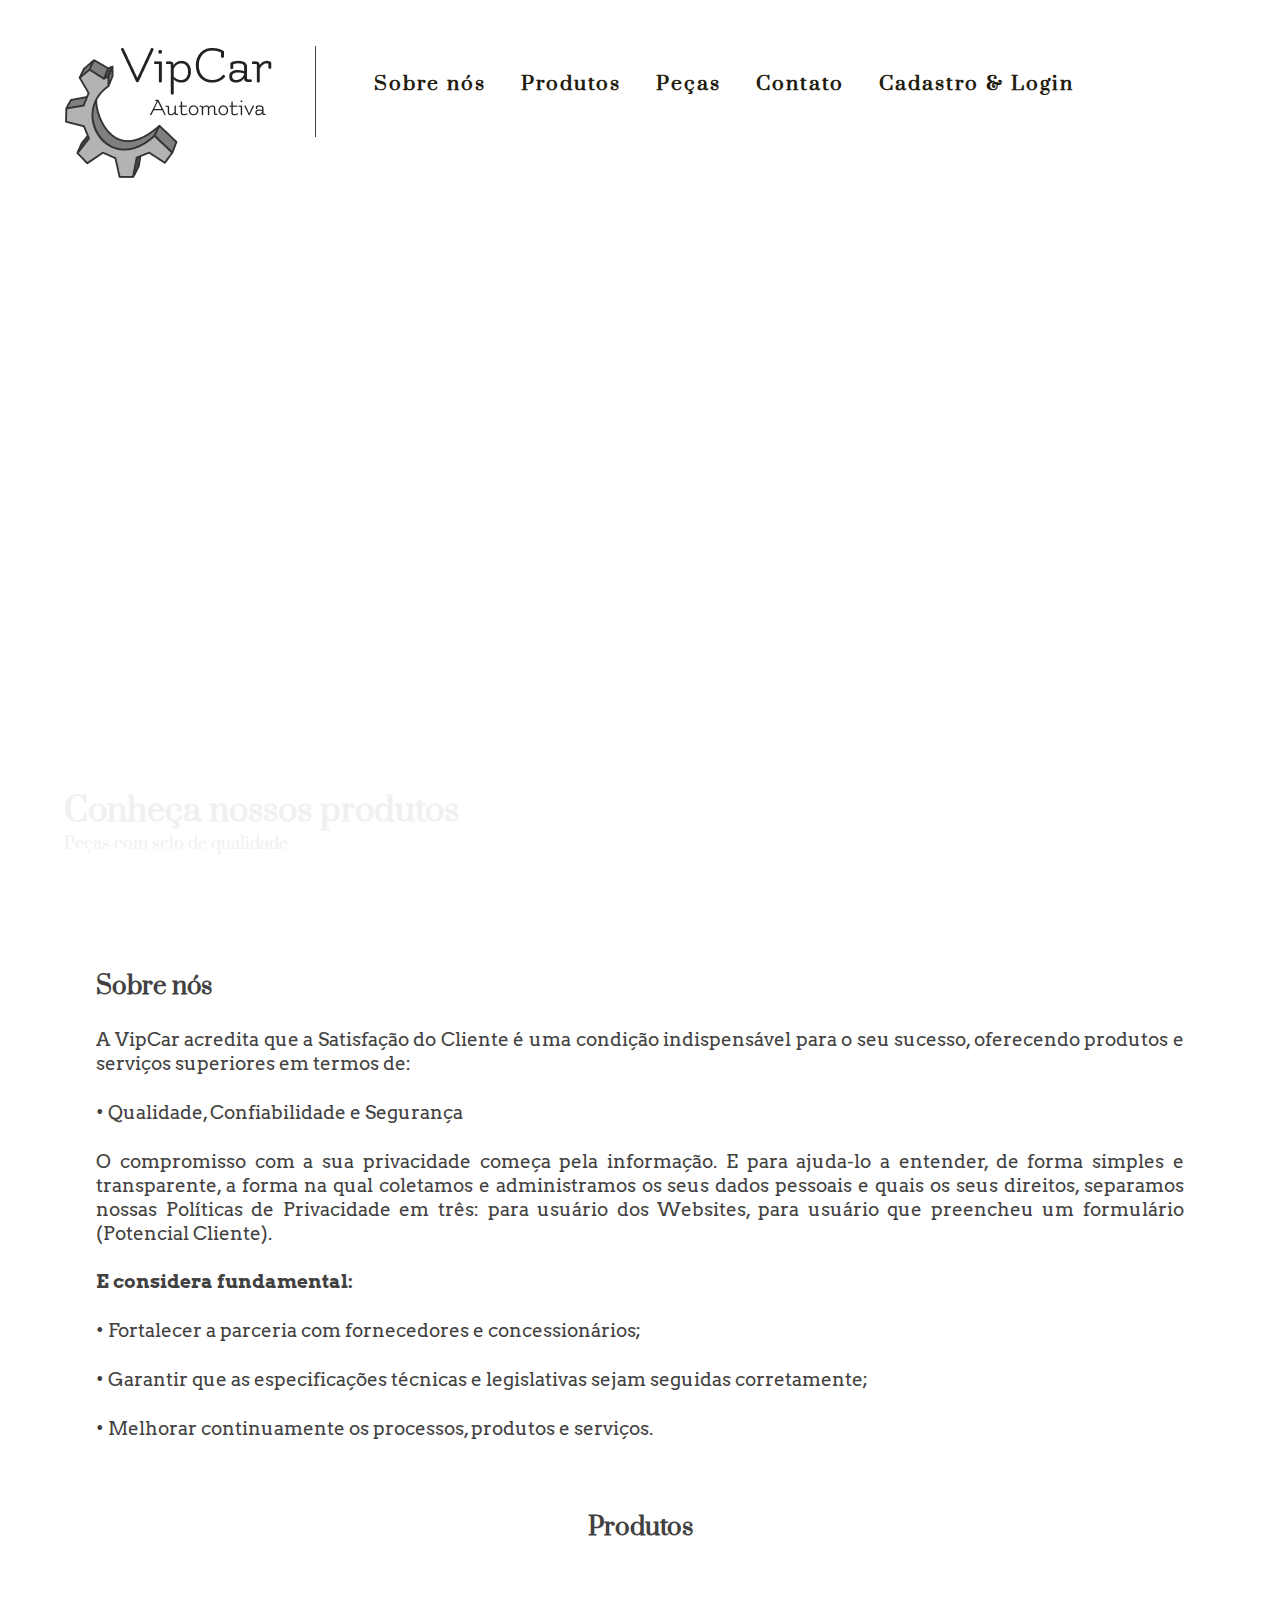
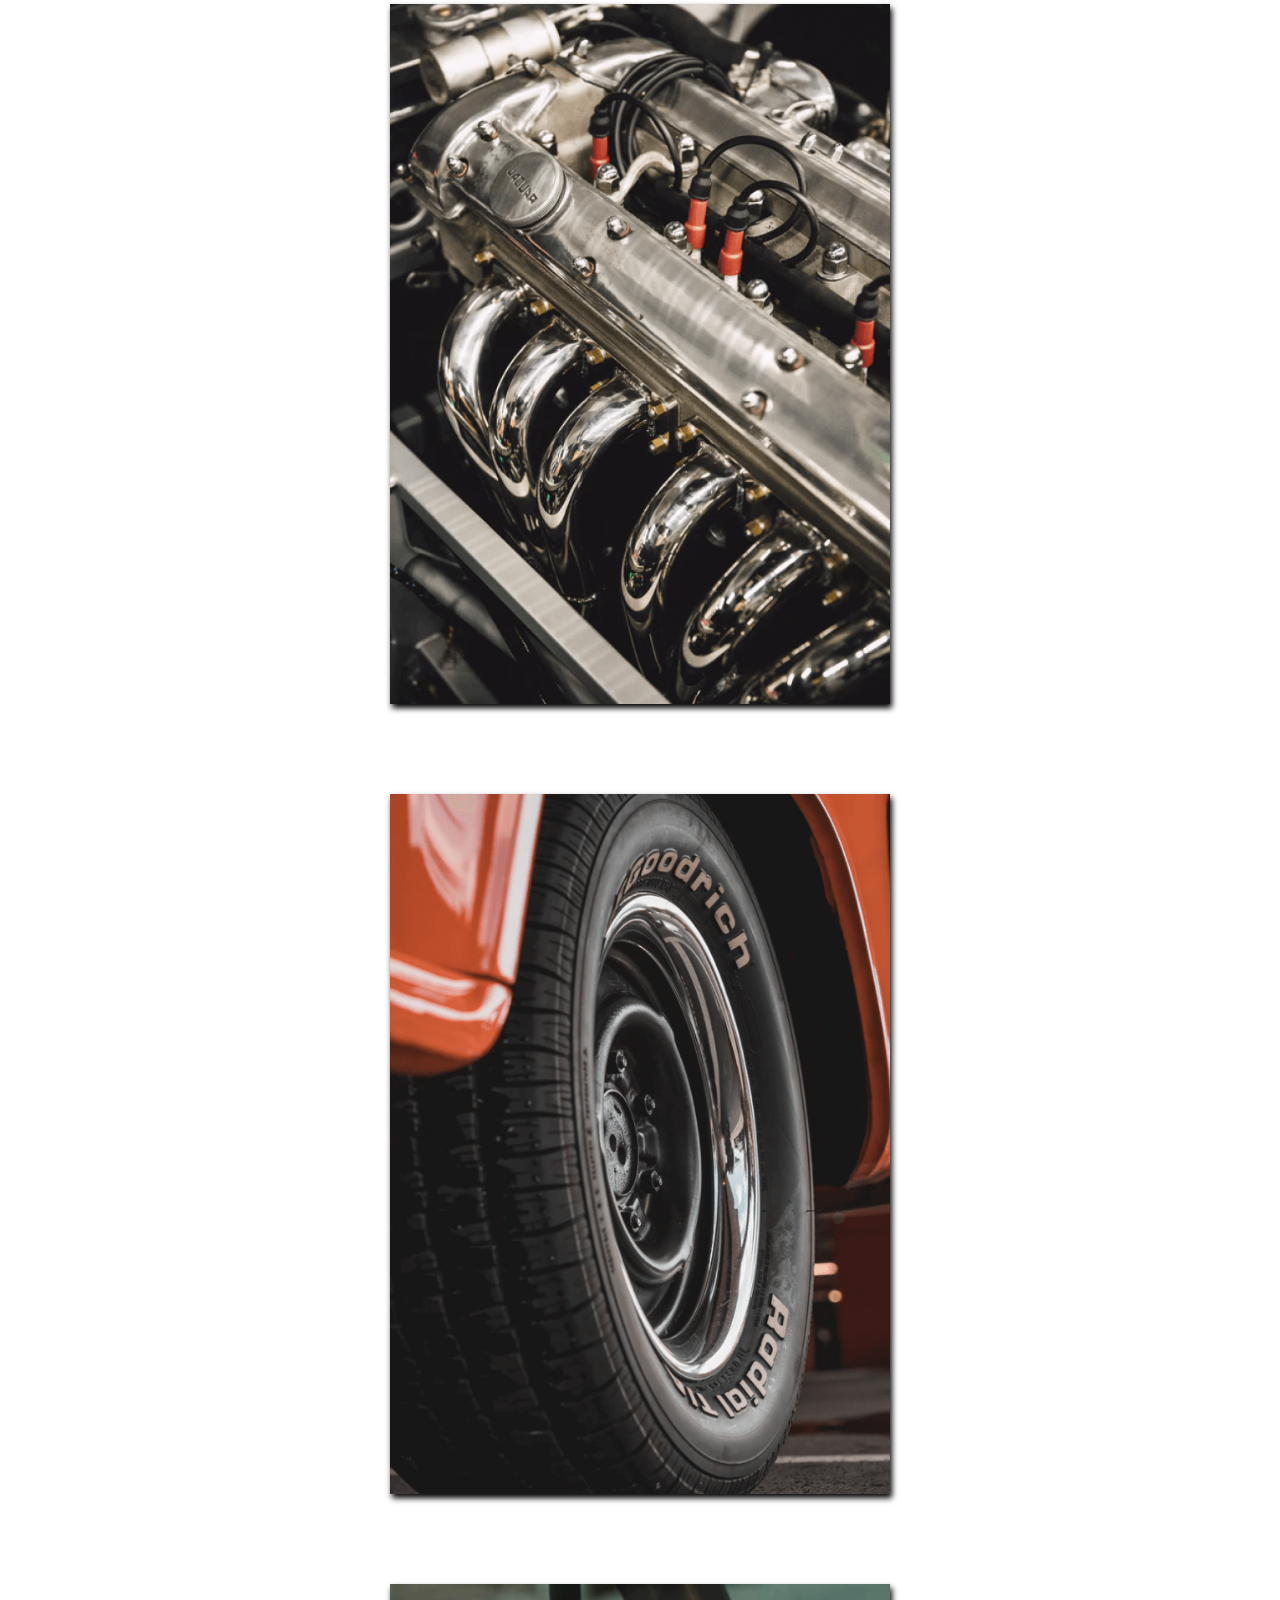
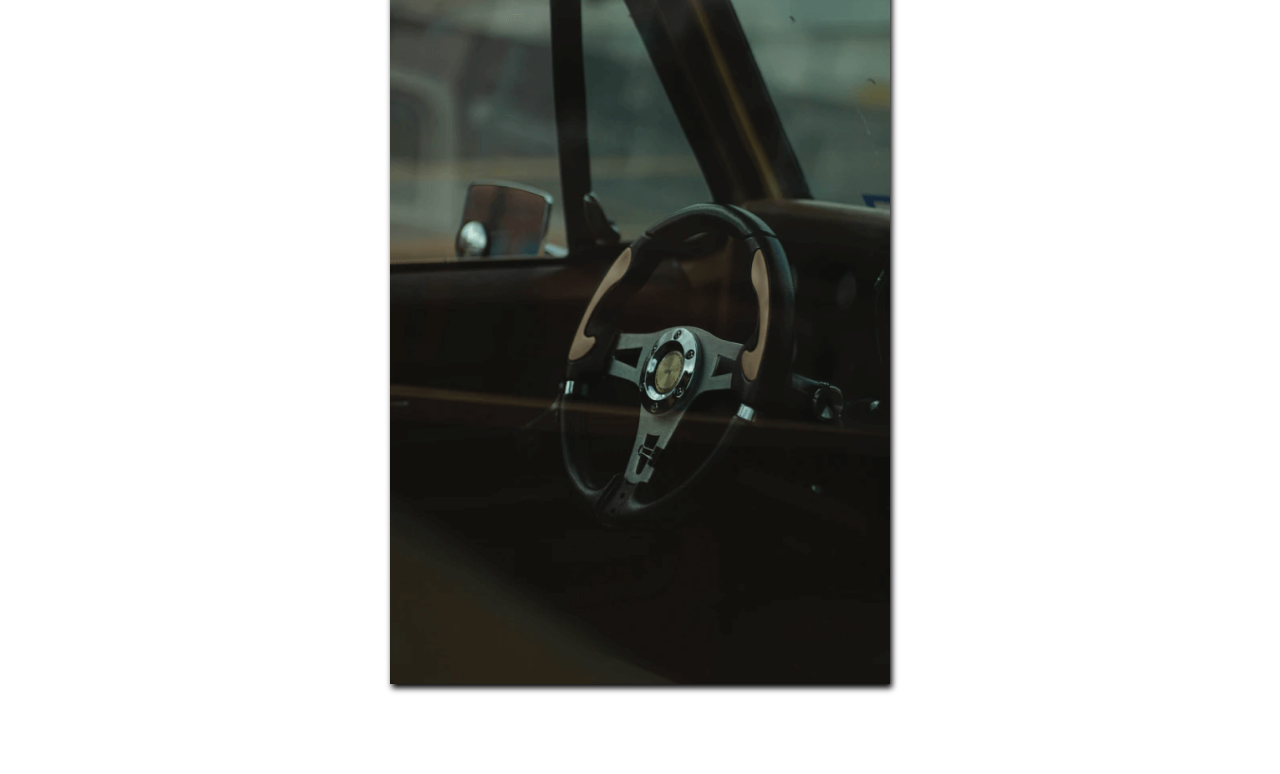
<file: index.html>
<!DOCTYPE html>
<html lang="pt-br">

<head>
    <meta charset="UTF-8">
    <meta http-equiv="X-UA-Compatible" content="IE=edge">
    <meta name="viewport" content="width=device-width, initial-scale=1.0">
    <title>VipCar</title>
    <link rel="shortcut icon" href="logo/Fav.png" type="image/x-icon">
    <link rel="stylesheet" href="style/style.css">
    <link rel="preconnect" href="https://fonts.gstatic.com">
    <link href="https://fonts.googleapis.com/css2?family=Prata&display=swap" rel="stylesheet">
    <!-- <link rel="preconnect" href="https://fonts.gstatic.com"> -->
    <link rel="preconnect" href="https://fonts.gstatic.com">
    <link rel="preconnect" href="https://fonts.gstatic.com">
    <link href="https://fonts.googleapis.com/css2?family=Arvo:wght@400;700&display=swap" rel="stylesheet">

    
</head>

<body>
    <div class="container">
        <div class="grid">
            <header id="home">

                <img class="logo" src="logo/Logo.png" alt="Logo VipCar">

                <nav class="nav">

                    <div class="hamburguer" onclick="alterar()">
                        <div class="line"></div>
                        <div class="line"></div>
                        <div class="line"></div>
                    </div>


                    <ul class="lista">
                        <li><a href="#sobre">Sobre nós</a></li>
                        <li><a href="#produtos">Produtos</a></li>
                        <li><a href="pages/pecas.html">Peças</a></li>
                        <li><a href="pages/contato.html">Contato</a></li>
                        <li><a href="pages/cad-log.html" target="_blank">Cadastro & Login</a></li> 
                    </ul>

                    <div class="bg-lista">

                    </div>

                </nav>
            </header>

            <main>
                <h1>Conheça nossos produtos</h1>
                <p>Peças com selo de qualidade.</p>
            </main>
        </div>
    </div>
    <!-- SOBRE NOS -->
    <div class="grid2">
        <section class="sobrenos" id="sobre">
            <h2>Sobre nós</h2>
            <div>
                <p>A VipCar acredita que a Satisfação do Cliente é uma condição indispensável para o seu sucesso,
                    oferecendo produtos e serviços superiores em termos de:</p> 

                <p> • Qualidade, Confiabilidade e Segurança </p>

                <p> O compromisso com a sua privacidade começa pela informação. E para ajuda-lo a entender, de forma
                    simples
                    e transparente, a forma na qual coletamos e administramos os seus dados pessoais e quais os seus
                    direitos, separamos nossas Políticas de Privacidade em três: para usuário dos Websites, para usuário
                    que
                    preencheu um formulário (Potencial Cliente). </p>

                <br><strong>E considera fundamental:</strong>

                <ul>
                    <li> • Fortalecer a parceria com fornecedores e concessionários; </li>

                    <li> • Garantir que as especificações técnicas e legislativas sejam seguidas corretamente; </li>

                    <li> • Melhorar continuamente os processos, produtos e serviços. </li>
                </ul>
            </div>
        </section>
        <!-- PEÇAS -->
        <section class="pecas" id="produtos">
            <h2 class="h2">Produtos</h2>

            <div class="motor flex espacDivs" id="produto2s">
                <img onmouseover="aparecer1()" src="imgs/bg-motor.png" alt="Motor">
                <div class="espacamento click1">
                    <h2>Motor</h2>
                    <p>Nossos motores vão montados com cabeçotes completos, bloco, pistões, bielas, virabrequim,
                        bronzinas, cárter, bomba de óleo.
                        <br><br>
                        Refrigeração forçada a ar, equipado com eixo horizontal. Motor equipado com sistema de alerta de
                        nível de óleo, podendo ser utilizado em diversas aplicações como: mini-veículos, máquinas de
                        caldo de cana, moinhos, máquinas de construção civil, rabetas, máquinas agrícolas e outras
                        aplicações onde houver necessidade de força.
                        <br><br>
                        Pronto para ser substituídos pelo motor com defeito.</p>

                        <button class="btn">
                            <a href="pages/pecas.html">Saiba mais</a>
                        </button>
                </div>
            </div>

            <div class="pneu flex espacDivs">
                <img onmouseover="aparecer2()" src="imgs/bg-pneu.png" alt="Pneu">

                <div class="espacamento-inverso click2">
                    <h2>Pneu</h2>
                    <p>Pneus com banda de rodagem assimétrica, desenvolvido para proporcionar conforto de rodagem, com
                        segurança nas curvas e frenagens, além de respostas rápidas nas mudanças de direção.
                        <br><br> Com
                        estrutura reforçada, para evitar deformações ao longo do tempo de uso, ampliando a sua vida
                        útil, e aumentando o tempo entre as trocas, o que garante mais economia por quilometro.
                        <br><br>
                        Nosso pneus utilizam o que há de melhor em tecnologia para garantir a máxima satisfação no uso,
                        com
                        desempenho, segurança e durabilidade elevadas.</p>

                        <button class="btn">
                            <a href="pages/pecas.html">Saiba mais</a>
                        </button>
                </div>
            </div>

            <div class="volante flex espacDivs">
                <img onmouseover="aparecer3()" src="imgs/bg-volante.png" alt="Volante">
                <div class="espacamento click3">
                    <h2>Volante</h2>
                    <p>Nossos volantes são revestidos 100% em poliuretano (não descasca),
                        estrutura interna em aço reforçado, design inovador,
                        material resistente,
                        acionador de buzina em todo centro,
                        pintura em epóxi de alta qualidade,
                        setas funcionam normalmente,
                        qualidade padrão original.
                        <br><br>
                        Excelente oportunidade de economia comparado aos preços das montadoras</p>

                        <button class="btn">
                            <a href="pages/pecas.html">Saiba mais</a>
                        </button>
                </div>
            </div>
        </section>
    </div>


    <script src="js/script.js"></script>
</body>

</html>
</file>
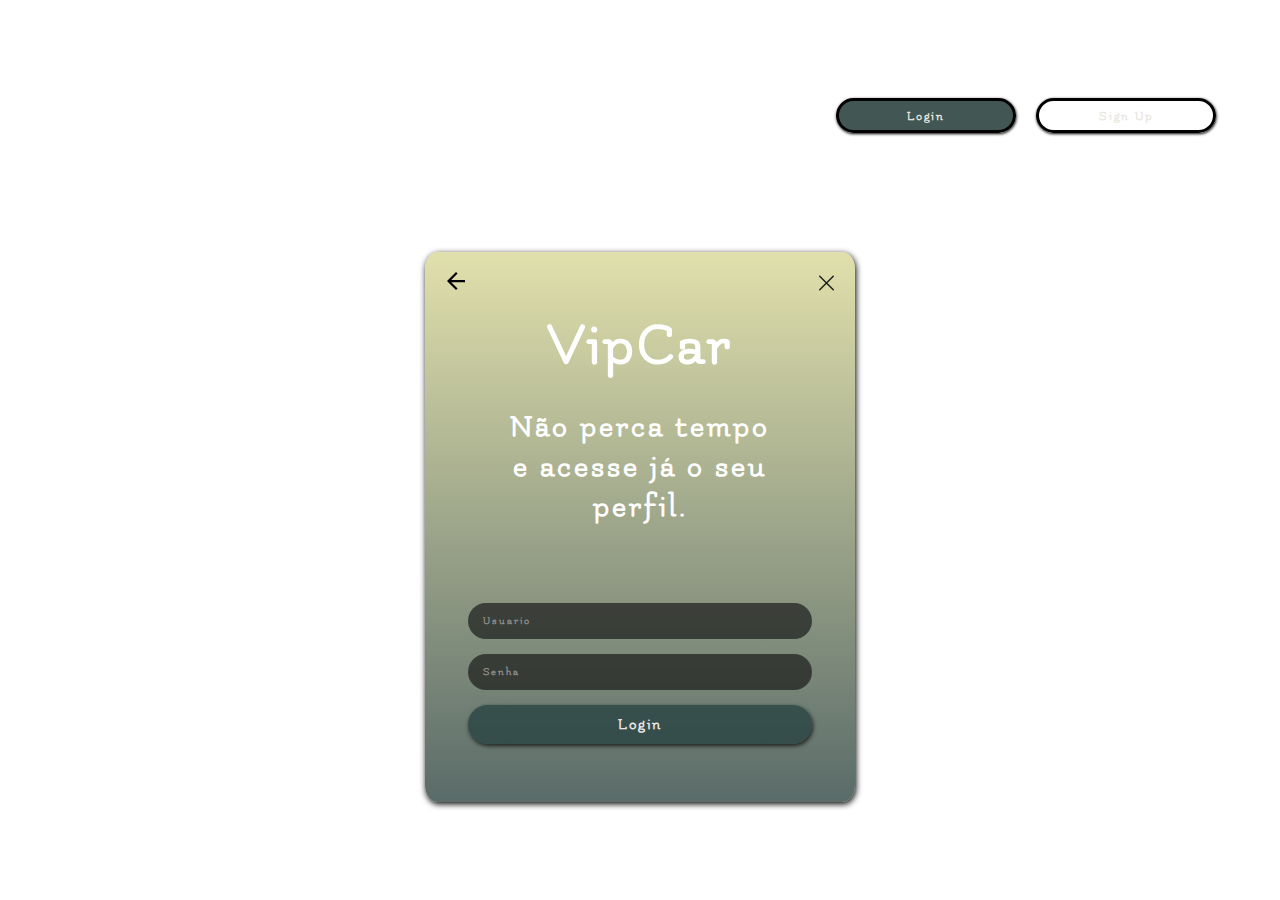
<file: pages/cad-log.html>
<!DOCTYPE html>
<html lang="pt-br">

<head>
    <meta charset="UTF-8">
    <meta http-equiv="X-UA-Compatible" content="IE=edge">
    <meta name="viewport" content="width=device-width, initial-scale=1.0">
    <title>Cadastro</title>
    <link rel="stylesheet" href="../style/cad-log.css">
    <link rel="shortcut icon" href="../logo/Fav.png" type="image/x-icon">


    <link rel="preconnect" href="https://fonts.gstatic.com">
    <link href="https://fonts.googleapis.com/css2?family=Flamenco:wght@300&display=swap" rel="stylesheet">

</head>

<body onload="load()">

    <div class="container">
        <header class="botoes">
            <div class="espacamento">
                <button onclick="show()" id="login" class="bg">Login</button>
                <button onclick="show2()" id="sign" class="border">Sign Up</button>
            </div>

        </header>
        <!-- Login -->
        <div class="formulario">

            <div class="icons">
                <a href="../index.html">
                    <img class="voltar" src="../Icon/voltar.svg" alt="seta para voltar">
                </a>

                <img onclick="sair()" src="../Icon/x.svg" alt="x">

            </div>


            <form action="url" method="post" id="formulario">
                <div class="titulos">
                    <h1>VipCar</h1>
                    <h2>Não perca tempo e acesse já o seu perfil.</h2>
                </div>

                <div class="flex">
                    <input type="text" name="usuario" id="usuario" placeholder="Usuario">
                    <small class="usuarioM msg"></small>
                    <input class="margin" type="password" name="senha" id="senha" placeholder="Senha">
                    <small class="senhaM msg"></small>
                    <button id="button">Login</button>
                </div>

            </form>
        </div>
        <!-- Cadastro -->
        <div class="formulario2">

            <div class="icons">
                <a href="../index.html">
                    <img class="voltar" src="../Icon/voltar.svg" alt="seta para voltar">
                </a>

                <img onclick="sair2()" src="../Icon/x.svg" alt="x">
            </div>


            <form action="post" id="formulario2">
                <div class="titulos2">
                    <h1>VipCar</h1>
                    <h2>Faça seu cadastro e junte-se a nós.</h2>
                </div>

                <div class="flex2">

                    <input type="text" name="usuario" id="usuario2" placeholder="Usuario">
                    <small class="usuario2Msg msg padding "></small>
                    
                    <input type="text" name="email" id="email" placeholder="E-mail">
                    <small class="emailMsg msg padding "></small>
                    
                    <input type="password" name="usuario" id="senha2" placeholder="Senha">
                    <small class="senha2Msg msg padding "></small>

                    <button id="button2">Sign Up</button>
                </div>

            </form>

        </div>
    </div>

    <script src="../js/script.js"></script>
    <script src="../js/login.js"></script>
</body>

</html>
</file>
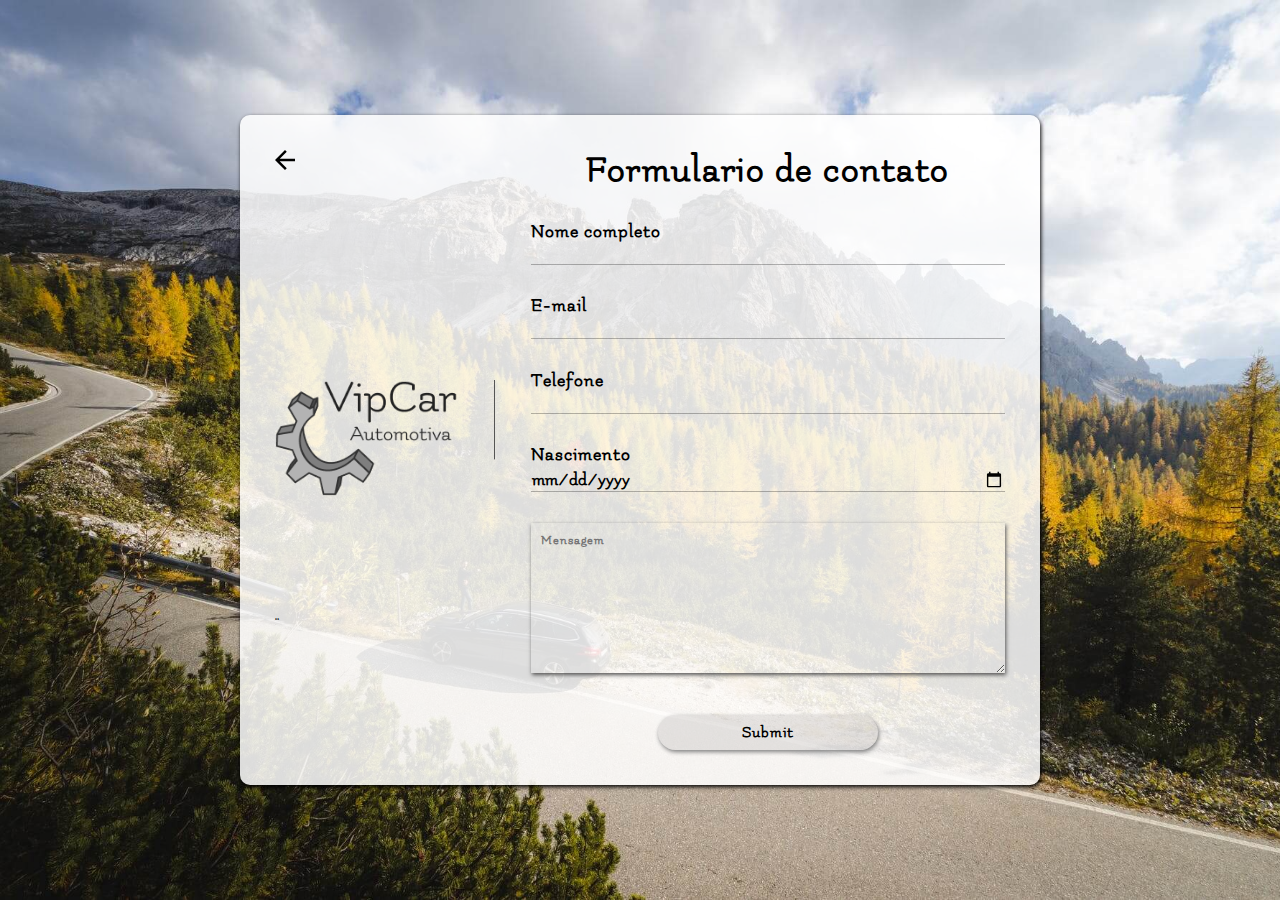
<file: pages/contato.html>
<!DOCTYPE html>
<html lang="pt-br">

<head>
    <meta charset="UTF-8">
    <meta http-equiv="X-UA-Compatible" content="IE=edge">
    <meta name="viewport" content="width=device-width, initial-scale=1.0">
    <title>Contato</title>
    <link rel="shortcut icon" href="../logo/Fav.png" type="image/x-icon">

    <link rel="stylesheet" href="../style/contato.css">
    <link rel="preconnect" href="https://fonts.gstatic.com">
    <link href="https://fonts.googleapis.com/css2?family=Flamenco:wght@300&display=swap" rel="stylesheet">
</head>

<body>
    <div class="container">

        <div class="bloco">

            <div class="bg">
                <a href="../index.html">
                    <img class="voltar" src="../Icon/voltar.svg" alt="seta para voltar">
                </a>
                <img class="logo" src="../logo/Logo.png" alt="Logo do site">¨

                <div class="auxilio"></div>
            </div>

            <form action="url" method="post" id="formulario">

                <h1 class="espacamento" style="align-self: center; letter-spacing: 1.5px;">Formulario de contato</h1>

                <div class=" nome espacamento">
                    <label for="nome">Nome completo</label>
                    <input type="text" id="nome" name="nome" >
                    <small class="teste">Erro Message</small>
                </div>

                <div class="email espacamento">
                    <label for="email">E-mail</label>
                    <input type="text" id="email" name="email">
                    <small>Erro Message</small>
                </div>

                <div class="tel espacamento">
                    <label for="telefone">Telefone</label>
                    <input type="number" id="telefone" name="telefone">
                    <small>Erro Message</small>
                </div>

                <div class="nascimento espacamento">
                    <label for="nascimento">Nascimento</label>
                    <input type="date" id="nascimento" name="nascimento">
                    <small>Erro Message</small>
                </div>

                <textarea name="mensagem" id="mensagem" cols="30" rows="10" placeholder="Mensagem"></textarea>

                <input type="submit" name="enviar" id="enviar" class="btn">

            </form>
        </div>
    </div>
    <script src="../js/script.js"></script>
    <script src="../js/contato.js"></script>
</body>

</html>
</file>
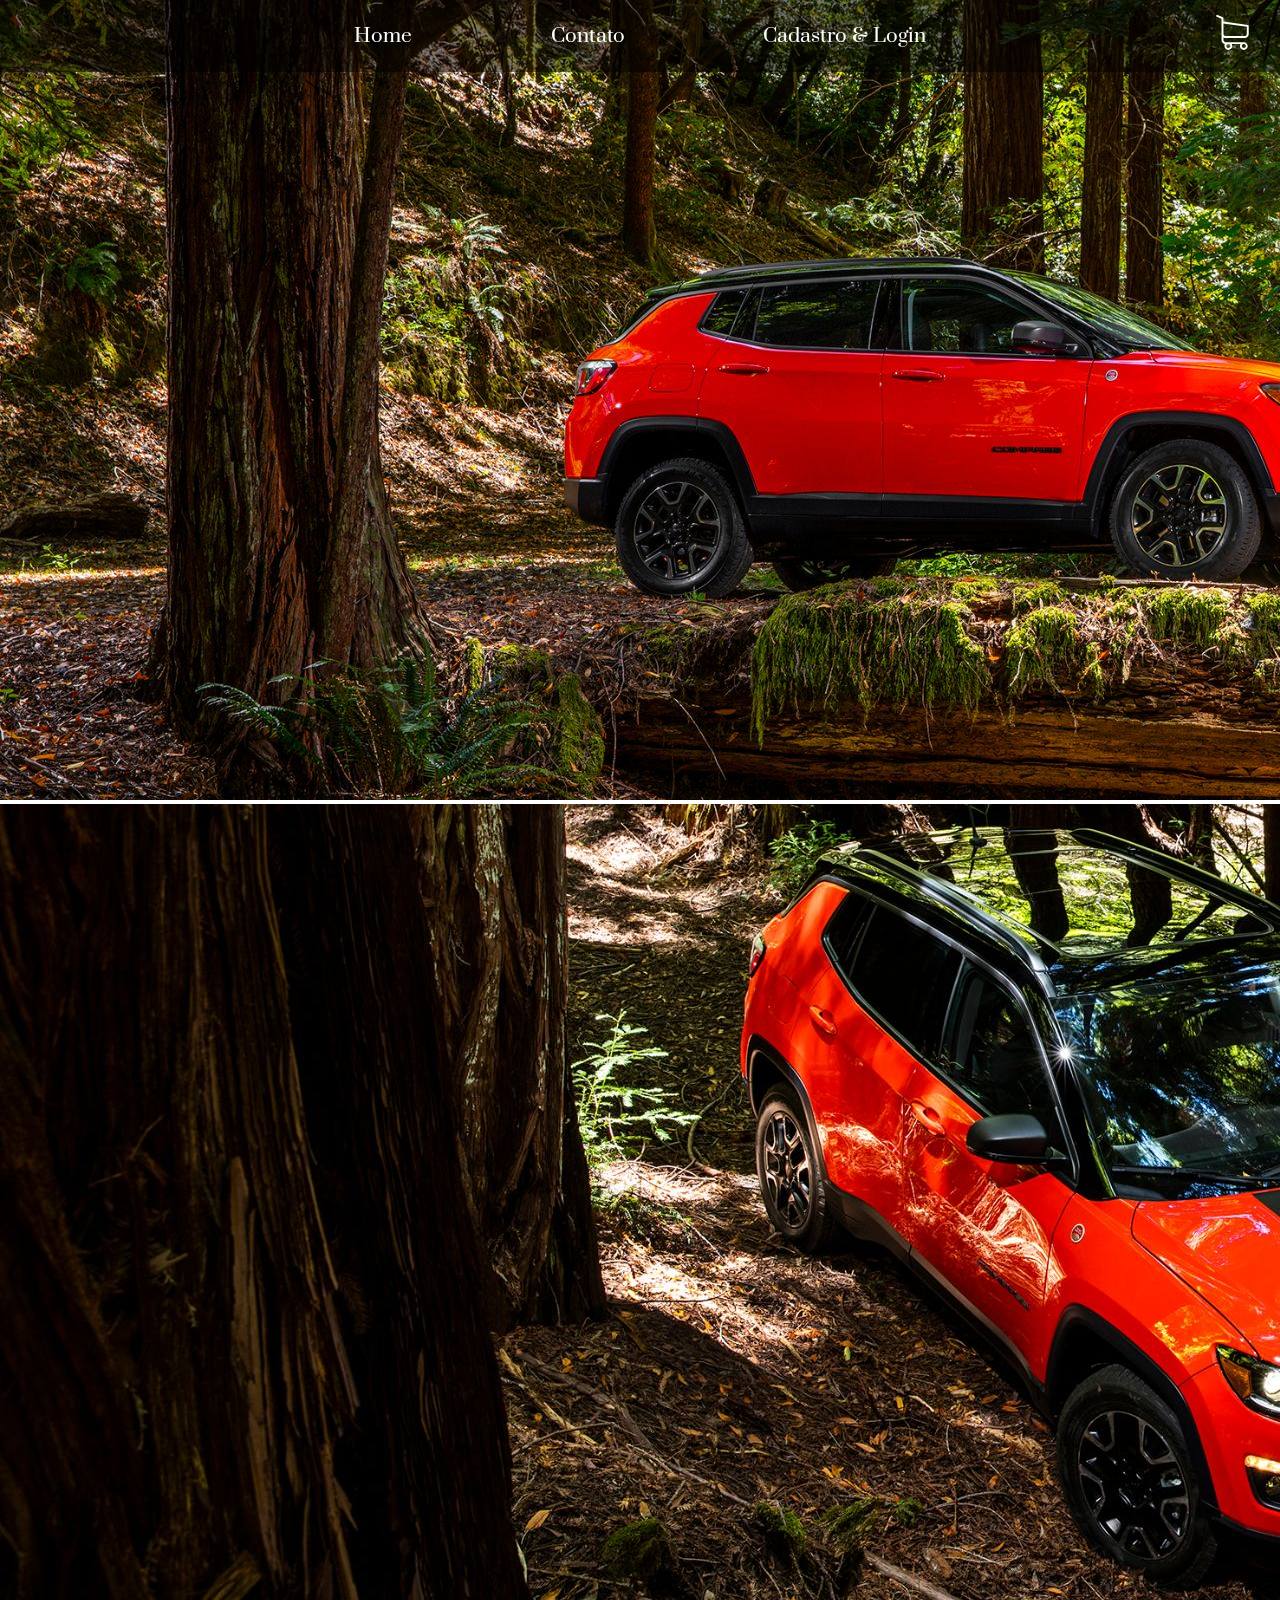
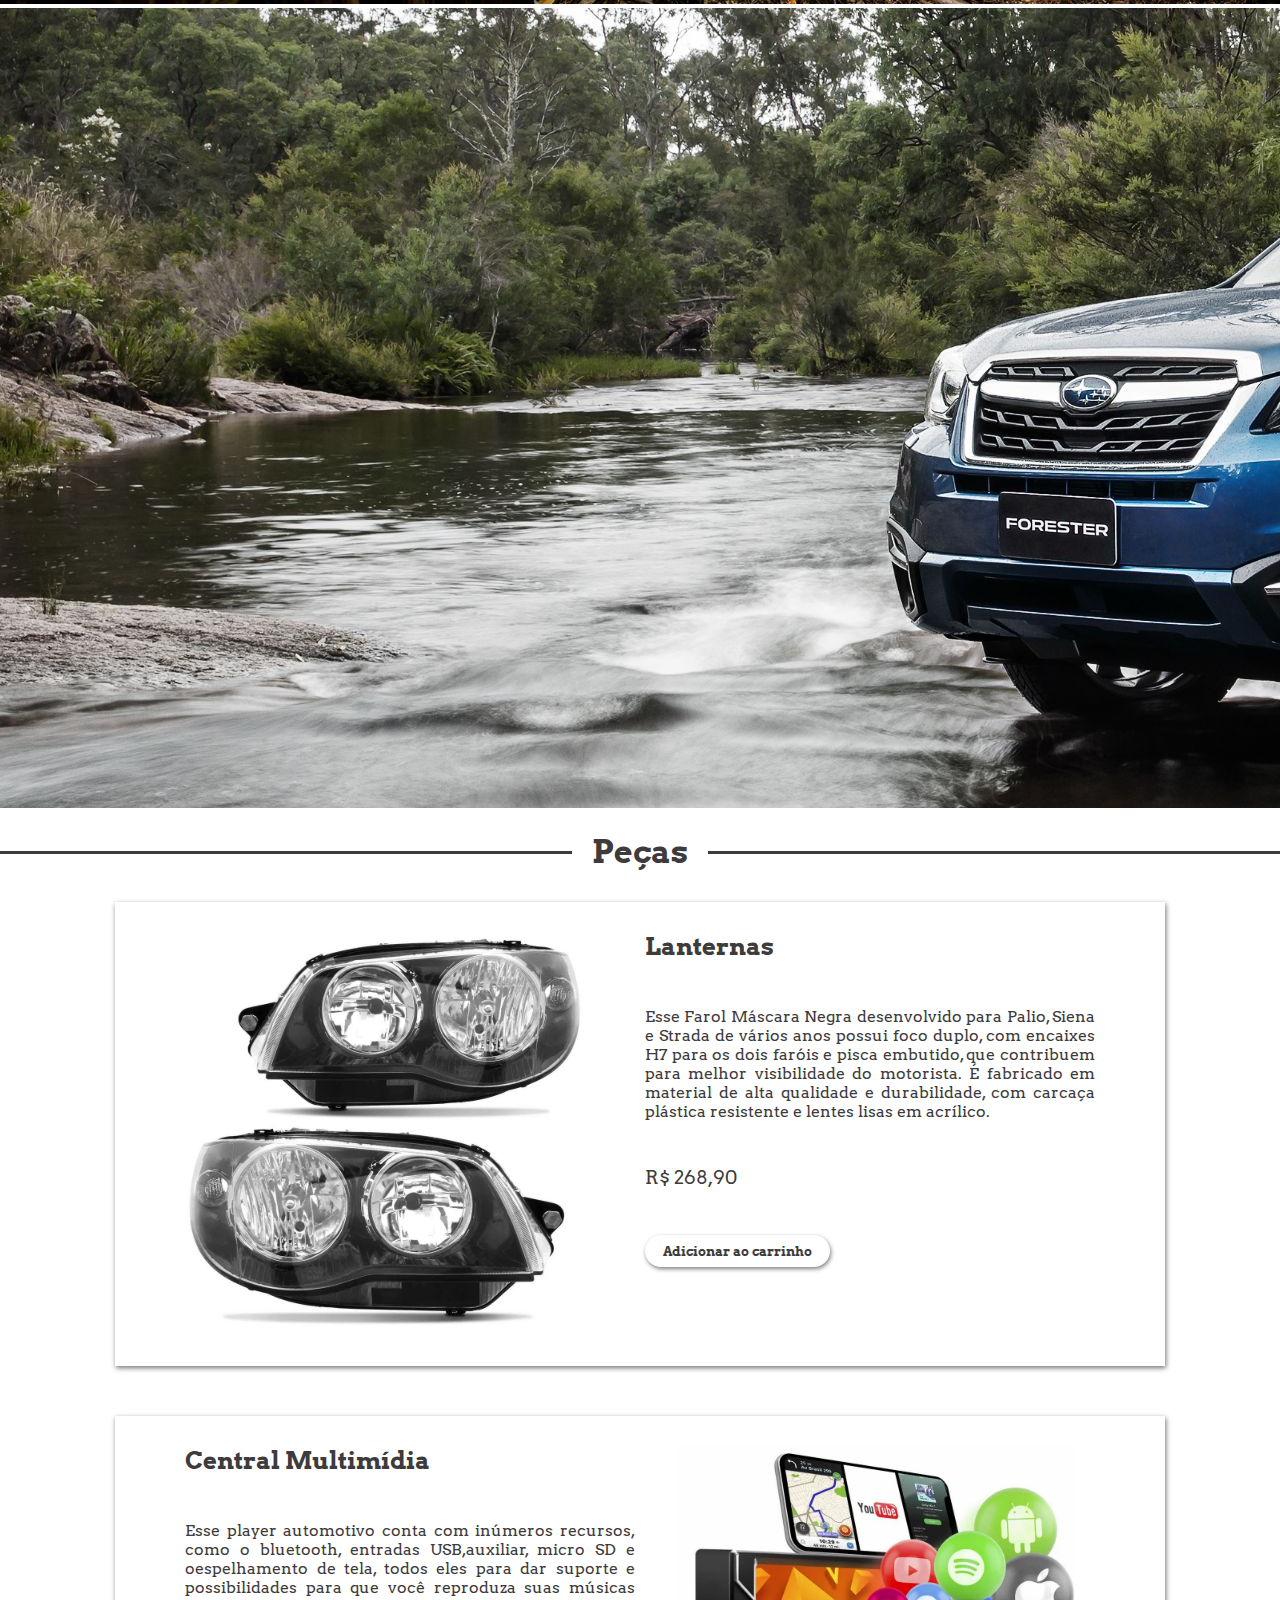
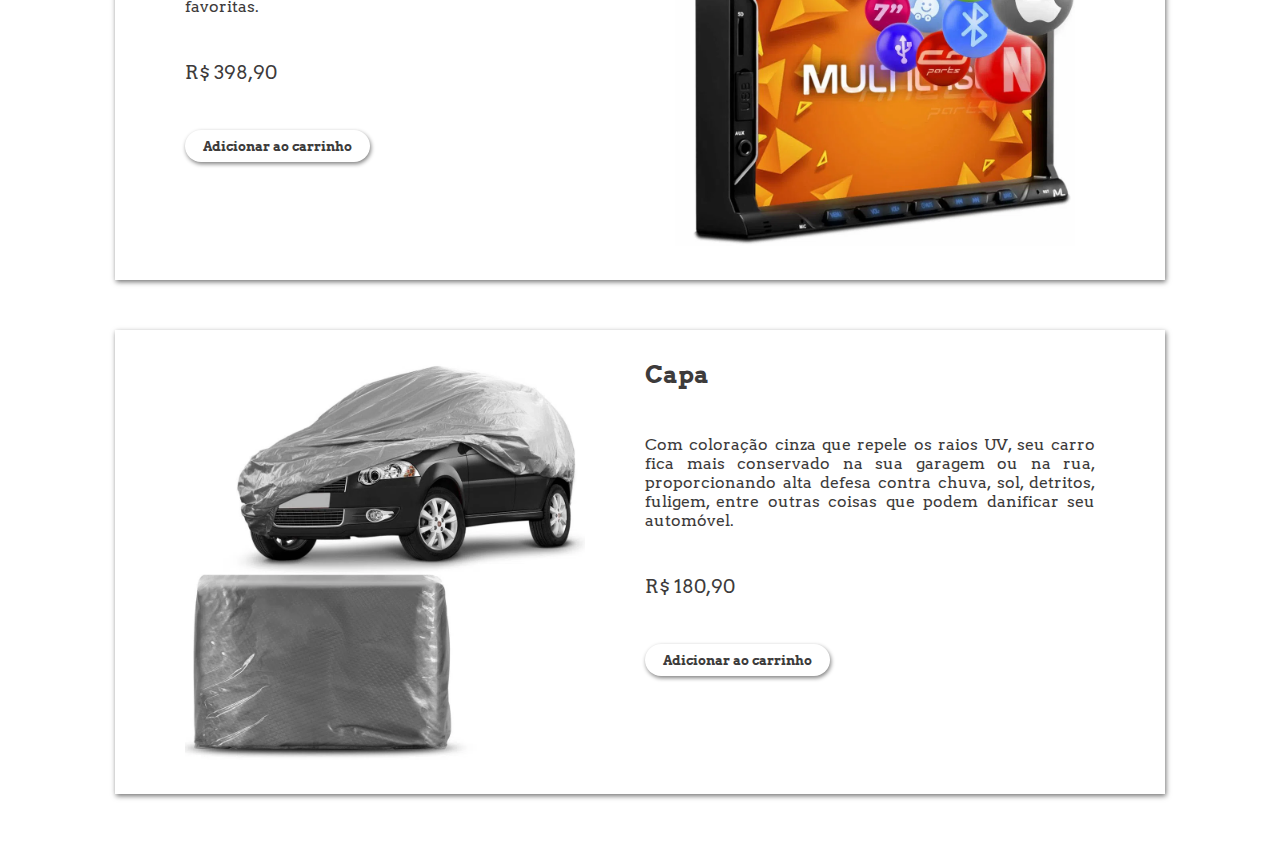
<file: pages/pecas.html>
<!DOCTYPE html>
<html lang="pt-br">

<head>
    <meta charset="UTF-8">
    <meta http-equiv="X-UA-Compatible" content="IE=edge">
    <meta name="viewport" content="width=device-width, initial-scale=1.0">
    <title>Peças</title>
    <link rel="shortcut icon" href="../logo/Fav.png" type="image/x-icon">


    <link rel="stylesheet" href="https://cdn.jsdelivr.net/npm/bootstrap@4.6.0/dist/css/bootstrap.min.css"
        integrity="sha384-B0vP5xmATw1+K9KRQjQERJvTumQW0nPEzvF6L/Z6nronJ3oUOFUFpCjEUQouq2+l" crossorigin="anonymous">
    <link href="https://fonts.googleapis.com/css2?family=Arvo:wght@400;700&display=swap" rel="stylesheet">
    <link rel="preconnect" href="https://fonts.gstatic.com">
    <link href="https://fonts.googleapis.com/css2?family=Prata&display=swap" rel="stylesheet">
    <link rel="stylesheet" href="../style/pecas.css">

</head>

<body>

    <header>

        <nav class="navegacao">

            <div class="icone">
                <img class="hamburguer" src="../Icon/hamburguer-icon-branco.svg" alt="">
            </div>

            <div class="show">
                <div class="flex">
                    <div class="lista">
                        <li><a href="../index.html">Home</a></li>
                        <li><a href="../pages/contato.html">Contato</a></li>
                        <li><a href="../pages/cad-log.html">Cadastro & Login</a></li>
                    </div>
                </div>
            </div>

            <div class="carrinho">
                <img src="../Icon/carrinho-branco.svg" alt="">
            </div>

            <div class="bg-carrinho">
                <div class="itens-carrinho">
                </div>

                <div class="resultado">
                    <h2 class="total">Total a pagar:</h2>
                </div>
            </div>

        </nav>


        <div id="carouselExampleIndicators" class="carousel slide hide" data-ride="carousel">
            <ol class="carousel-indicators">
                <li data-target="#carouselExampleIndicators" data-slide-to="0" class="active"></li>
                <li data-target="#carouselExampleIndicators" data-slide-to="1"></li>
                <li data-target="#carouselExampleIndicators" data-slide-to="2"></li>
            </ol>
            <div class="carousel-inner">

                <div class="carousel-item active">
                    <img src="../imgs/img4.jpg" class="d-block w-100 " alt="...">
                </div>
                <div class="carousel-item">
                    <img src="../imgs/img5.jpg" class="d-block w-100" alt="...">
                </div>
                <div class="carousel-item">
                    <img src="../imgs/img6.jpg" class="d-block w-100" alt="...">
                </div>
            </div>


        </div>
    </header>


    <section id="pecas">
        <div class="lines">
            <div class="line"></div>
            <h1>Peças</h1>
            <div class="line"></div>
        </div>

        <div class="produtos">
            <div class="bloco produto1">

                <div class="foto">
                    <img src="../imgs/produtos/lanterna.webp" alt="lanternas">
                </div>

                <div class="info">
                    <h2 class="espacamento ">Lanternas</h2>

                    <p class="espacamento ">Esse Farol Máscara Negra desenvolvido para Palio, Siena e Strada de vários
                        anos possui foco
                        duplo, com encaixes H7 para os dois faróis e pisca embutido, que contribuem para melhor
                        visibilidade do motorista. É fabricado em material de alta qualidade e durabilidade, com carcaça
                        plástica resistente e lentes lisas em acrílico.</p>

                    <p class="espacamento" style="font-size: 1.2rem;"> R$ 268,90</p>

                    <button class=" button lanterna-btn" id="Lanterna">Adicionar ao carrinho</button>
                    <!-- <div class="btn"></div> -->
                </div>

            </div>

            <div class="bloco produto2">

                <div class="foto margi" style="order: 1;">
                    <img src="../imgs/produtos/multemedia.webp" alt="kit multimídia">
                </div>

                <div class="info">
                    <h2 class="espacamento ">Central Multimídia</h2>

                    <p class="espacamento" style="order: 1;">Esse player automotivo conta com inúmeros recursos, como o
                        bluetooth,
                        entradas USB,auxiliar, micro SD e oespelhamento de tela, todos eles para dar suporte e
                        possibilidades para que você reproduza suas músicas favoritas.</p>

                    <p class="espacamento" style="font-size: 1.2rem;"> R$ 398,90</p>

                    <button class=" button central-btn" id="Central Multimidia">Adicionar ao carrinho</button>

                    <!-- <div class="btn"></div> -->
                </div>

            </div>

            <div class="bloco produto3">

                <div class="foto">
                    <img src="../imgs/produtos/capa.webp" alt="capa">
                </div>

                <div class="info">
                    <h2 class="espacamento ">Capa</h2>

                    <p class="espacamento ">Com coloração cinza que repele os raios UV, seu carro fica mais conservado
                        na sua garagem ou na rua, proporcionando alta defesa contra chuva, sol, detritos, fuligem, entre
                        outras coisas que podem danificar seu automóvel.</p>

                    <p class="espacamento" style="font-size: 1.2rem;"> R$ 180,90</p>

                    <button class=" button capa-btn" id="Capa">Adicionar ao carrinho</button>

                    <!-- <div class="btn"></div> -->
                </div>

            </div>

        </div>


    </section>

    <script src="https://code.jquery.com/jquery-3.5.1.slim.min.js"
        integrity="sha384-DfXdz2htPH0lsSSs5nCTpuj/zy4C+OGpamoFVy38MVBnE+IbbVYUew+OrCXaRkfj"
        crossorigin="anonymous"></script>
    <script src="https://cdn.jsdelivr.net/npm/bootstrap@4.6.0/dist/js/bootstrap.bundle.min.js"
        integrity="sha384-Piv4xVNRyMGpqkS2by6br4gNJ7DXjqk09RmUpJ8jgGtD7zP9yug3goQfGII0yAns"
        crossorigin="anonymous"></script>
    <script src="../js/pecas.js"></script>
</body>

</html>
</file>
<file: style/style.css>
/* Geral */
* {
    margin: 0;
    padding: 0;
    box-sizing: border-box;
    font-family: 'Prata', serif;
    list-style: none;
}


#produtos p {
    margin-top: 25px;
    font-size: 1.2rem;
    max-width: 600px;
    font-family: 'Arvo', serif;
    text-align: justify;
}

h2 {
    color: rgb(66, 65, 65);
}

#produtos img {
    display: block;
    object-fit: cover;
    height: 700px;
    width: 500px;
    box-shadow: 2px 4px 6px black;
    cursor: pointer;
}

/* Conteudo principal/HOME */

/* Hide scrollbar for Chrome, Safari and Opera */
body::-webkit-scrollbar {
    display: none;
}

/* HEADER */
.container {
    width: 100%;
    height: 100vh;
    font-size: 1rem;
    background-image: url(https://images.pexels.com/photos/1687147/pexels-photo-1687147.jpeg?auto=compress&cs=tinysrgb&dpr=2&h=650&w=940);
    background-position: center;
    background-repeat: no-repeat;
    background-size: cover;
}

.grid {
    display: flex;
    flex-direction: column;
    justify-content: space-between;
    padding-top: 3%;
    margin: auto;
    width: 90%;
    height: 95vh;
    color: rgb(240, 240, 240);
}

#home {
    display: flex;
    align-items: center;
}

.nav {
    margin-bottom: 50px;
    width: 700px;
    font-size: 1.2rem;
    margin-left: 5%;


}

.nav ul {
    letter-spacing: 2px;
    display: flex;
    justify-content: space-between;


}

a {
    font-weight: 700;
    color: #221C0E;
    text-decoration: none;
}

a:visited {
    color: #221C0E;
}

a:hover {
    color: #155325;
}

a:hover::after,
a:hover::before {
    color: #155325;
    transform: scaleX(1);
    transition: transform 0.5s ease-in;
}

a:hover::before {
    transform-origin: right;
}

a:hover::after {
    transform-origin: left;
}


a::after,
a::before {
    content: "";
    display: block;
    width: 100%;
    height: 1px;
    background-color: #070202;
    margin-top: 2px;
    margin-left: 2px;
    transform: scaleX(0);
    text-decoration: none;
    transition: color 0.5s ease-in;

}


/* SOBRE NOS */
.grid2 {
    padding-top: 70px;
    margin: auto;
    width: 85%;
    height: auto;
    color: rgb(66, 65, 65);

}

#sobre div,
#sobre p,
#sobre ul,
#sobre li,
#sobre strong {
    margin-top: 25px;
    font-size: 1.2rem;
    font-family: 'Arvo', serif;
    max-width: 1200px;
    text-align: justify;
}


/* PRODUTOS */

.h2 {
    text-align: center;
    margin-top: 70px;
    margin-bottom: 60px;
}

.flex {
    display: flex;
    align-items: center;
    justify-content: center;
}

.espacamento {
    margin-left: 100px;
    display: none;
}

.espacamento-inverso {
    margin-right: 100px;
    display: none;
}

.espacDivs {
    margin-bottom: 90px;
}


.pneu img {
    order: 1;
}

.show{
    display: block;
}

.hamburguer {
    display: none;
    
}

/* ESTILIZAÇÃO DO BOTÃO */

.btn {
    letter-spacing: 2px;
    margin-top: 60px;
    padding: 8px 18px;
    background: none;
    border-style: none;
    box-shadow: 1px 2px 4px grey;
    border-radius: 20px;
    font-weight: bold;
}

.btn a {
    color: rgb(49, 49, 49);
}
.btn a:visited {
    color: rgb(36, 36, 36);
}
.btn a:hover {
    color: rgb(0, 0, 0);
}




/* Responsivo tablet */

@media only screen and (min-width: 641px) and (max-width: 1010px) {

    /*******Header*********/

    #home {
        display: flex;
        justify-content: space-between;
        height: 200px;
        width: 100%;
    }

    
    a:visited {
        color: rgb(226, 225, 225);
        font-size: 1.2rem;
    }
    
    a {
        color: rgb(226, 225, 225);
        font-size: 1.2rem;
    }

    main {
        text-align: center;
        font-size: 1.2rem;
    }

    main h1 {
        margin-bottom: 20px;
    }

    #home img {
        align-self: flex-start;
    }
    /* MENU HAMBURGUER */
    .hamburguer {
        display: flex;
        flex-direction: column;
        justify-content: space-around;
        width: 35px;
        height: 30px;
        cursor: pointer;
        z-index: 1;
    }

    .bg-lista {
        position: absolute;
        top: 0;
        right: 0;
        background-color: rgba(19, 78, 68, 0.425);
        width: 300px;
        height: 290px;
        border-radius: 0 0 0 5%;
        transition: opacity 0.5s ease-in;
        opacity: 0;
    }



    .line {
        width: 100%;
        background-color: rgb(31, 29, 29);
        height: 3px;
    }

    .lista {
        margin-top: 15px;
        letter-spacing: 1px;
        flex-direction: column;
        z-index: 1;
        transition: opacity 0.5s ease-in;
        opacity: 0;
        height: 100%;
    }

    .change {
        opacity: 1;
    }

    .nav {
        padding: 0;
        margin: 0;
    }

    .nav {
        align-self: flex-start;
        display: flex;
        align-items: center;
        justify-content: space-evenly;
        flex-direction: column;
        text-align: justify;
        width: 100%;
        max-width: 198px;
        height: 120%;
        font-size: 1.2rem;
 
    }


    /*******SOBRE NOS*********/

    .sobrenos {
        font-size: 1rem;
    }

    #sobre p {
        font-size: 1rem;
        text-align: justify;
    }

    #sobre li {
        font-size: 1rem;
    }

    /*******PRODUTOS*********/

    #produtos .h2 {
        font-size: 1.5rem;
    }

    #produtos p {
        margin-top: 25px;
        font-size: 1rem;
        max-width: 800px;
        font-family: 'Arvo', serif;
        text-align: justify;
    }

    .flex {
        flex-direction: column;
    }

    .espacamento {
        margin-left: 0;
        margin-top: 50px;
    }

    .espacamento-inverso {
        margin-top: 50px;
        margin-right: 0;
    }

    .espacDivs {
        margin-bottom: 90px;
    }

    .pneu img {
        order: 0;
    }

    #produtos img {
        max-width: 70%;
        height: auto;
        object-fit: cover;
    }

    .grid2 {
        padding-top: 70px;
        margin: auto;
        width: 85vw;
        height: auto;
        color: rgb(66, 65, 65);
    }


}

/* REPONSIVO MOBILE */

@media only screen and (max-width: 640px) {

    /* HEADER */

    .container {
        width: 100%;
        max-height: 450px;
        font-size: 1rem;
        background-image: url(https://images.pexels.com/photos/1687147/pexels-photo-1687147.jpeg?auto=compress&cs=tinysrgb&dpr=2&h=650&w=940);
        background-position: center;
        background-repeat: no-repeat;
        background-size: cover;
    }

    .logo {
        max-width: 15%;
        min-width: 40%;
        height: auto;
    }

    .grid {
        display: flex;
        flex-direction: column;
        justify-content: space-between;
        padding: 5% 0 5% 0;
        margin: auto;
        width: 90%;
        height: 100%;
        color: rgb(240, 240, 240);
    }


    #home {
        height: 200px;
        display: flex;
        justify-content: space-between;
        align-items: center;
    }

    #home img {
        align-self: flex-start;
    }

    /* MENU HAMBURGUER */
    .hamburguer {
        display: flex;
        flex-direction: column;
        justify-content: space-around;
        width: 35px;
        height: 30px;
        cursor: pointer;
        z-index: 1;
    }

   
    .bg-lista {
        position: absolute;
        top: 0;
        right: 0;
        background-color: rgba(19, 78, 68, 0.425);
        width: 185px;
        height: 255px;
        border-radius: 0 0 0 5%;
        transition: opacity 0.5s ease-in;
        opacity: 0;
    }

    .line {
        width: 100%;
        background-color: rgb(10, 10, 10);
        height: 3px;
        border-radius: 50px;
    }

    .lista {
        margin-top: 15px;
        height: 100%;
        flex-direction: column;
        z-index: 1;
        transition: opacity 0.5s ease-in;
        letter-spacing: 1px;
        opacity: 0;
    }

    .change {
        opacity: 1;
    }

    .nav {
        padding: 0;
        margin: 0;
    }

    .nav {
        align-self: flex-start;
        display: flex;
        align-items: center;
        justify-content: space-evenly;
        flex-direction: column;
        text-align: left;
        width: 125px;
        height: 100%;
        font-size: 1.2rem;
    }

    /* ----------------------------------- */
    a {
        color: #dbdada;
        font-size: 0.8rem;
        letter-spacing: 1px;
    }

    a:visited {
        color: #dbdada;
    }

    main {
        text-align: center;
        font-size: 0.6rem;
    }

    main h1 {
        margin-bottom: 15px;
    }

    /*******SOBRE NOS*********/
    .sobrenos {
        font-size: 1rem;
    }

    #sobre p {
        font-size: 1rem;
        text-align: justify;
    }

    #sobre li {
        font-size: 1rem;
    }

    /*******PRODUTOS*********/

    .grid2 {
        padding-top: 70px;
        margin: auto;
        width: 70%;
        height: auto;
        color: rgb(66, 65, 65);
    }

    #produtos .h2 {
        font-size: 1.5rem;
    }

    #produtos p {
        margin-top: 25px;
        font-size: 1rem;
        max-width: 800px;
        font-family: 'Arvo', serif;
        text-align: justify;
    }

    .flex {
        flex-direction: column;
    }

    .espacamento {
        margin-left: 0;
        margin-top: 50px;
    }

    .espacamento-inverso {
        margin-top: 50px;
        margin-right: 0;
    }

    .espacDivs {
        margin-bottom: 90px;
    }

    .pneu img {
        order: 0;
    }

    #produtos img {
        width: 99%;
        height: 450px;
        object-fit: cover;
    }

    .grid2 {
        padding-top: 70px;
        margin: auto;
        width: 85vw;
        height: auto;
        color: rgb(66, 65, 65);
    }

}
</file>
<file: style/cad-log.css>
* {
    padding: 0;
    margin: 0;
    box-sizing: border-box;
    text-decoration: none;
    border-style: none;
    font-family: 'Flamenco', cursive;
    outline: none;
}

.container {
    display: flex;
    align-items: center;
    flex-direction: column;
    justify-content: space-evenly;
    width: 100%;
    min-height: 100vh;
    background-image: url(https://images.pexels.com/photos/1834403/pexels-photo-1834403.jpeg?auto=compress&cs=tinysrgb&dpr=2&h=650&w=940);
    background-position: center;
    background-size: cover;
    background-repeat: no-repeat;
}

.formulario {
    margin-top: 20px;
    background-image: linear-gradient(#bdbb4773, #394e4bd5);
    width: 95%;
    max-width: 430px;
    height: 550px;
    border-radius: 3%;
    text-align: center;
    padding-bottom: 85px;
    display: none;
    box-shadow: 1px 2px 6px black;
}


#formulario {
    width: 100%;
    height: 100%;
    display: flex;
    flex-direction: column;
    align-items: center;
    justify-content: space-between;
}

.flex {
    display: flex;
    flex-direction: column;
    justify-content: space-evenly;
    width: 80%;
    height: 170px;
}

/* Texto */

.titulos {
    margin-top: 20px;
    color: rgb(255, 255, 255);
}

.titulos h2,
h1 {
    letter-spacing: 3px;
}


.titulos h1 {
    font-size: 3.8rem;
}

.titulos h2 {
    margin-top: 30px;
    font-size: 2rem;
    max-width: 260px;
    line-height: 40px;
}

/* Caixas de texto */


.flex input {
    letter-spacing: 2px;
    width: 100%;
    height: auto;
    color: rgb(226, 226, 226);
    font-weight: bold;
    font-size: 0.7rem;
    border-radius: 20px;
    padding: 12px 12px 12px 15px;
    background-color: rgba(24, 23, 23, 0.678);
}

.flex input::placeholder {
    color: rgba(196, 194, 194, 0.63);
    font-weight: bold;
}

/* Botão */

#button {
    font-weight: bold;
    font-size: 1rem;
    padding: 11px;
    border-radius: 20px;
    background-color: #1c393aad;
    box-shadow: 1px 2px 4px rgba(29, 31, 29, 0.993);
    color: rgb(233, 229, 229);
    letter-spacing: 2px;
    cursor: pointer;
}

/* Voltar e sair */
.icons {
    display: flex;
    justify-content: space-between;
    width: 90%;
    margin: auto;
    
}

.formulario img {
    padding-top: 20px;
    width: 15px;
    height: auto;
    cursor: pointer;
}

.formulario .voltar {
    width: 18px;
}
/********************* Cadastro *****************/

.formulario2 {
    margin-top: 20px;
    background-image: linear-gradient(#bdbb4773, #394e4bd5);
    width: 95%;
    max-width: 430px;
    height: 550px;
    border-radius: 3%;
    text-align: center;
    padding-bottom: 85px;
    display: none;
    transition: all 0.5s ease-in;
    box-shadow: 1px 2px 6px black;
}

#formulario2 {
    width: 100%;
    height: 100%;
    display: flex;
    flex-direction: column;
    align-items: center;
    justify-content: space-between;
}

.display {
    display: block;
}

.flex2 {
    display: flex;
    flex-direction: column;
    justify-content: space-evenly;
    width: 80%;
    height: 220px;
}


/* Texto */

.titulos2 {
    margin-top: 20px;
    color: rgb(255, 255, 255);
}

.titulos2 h1,
h2 {
    letter-spacing: 3px;
}

.titulos2 h1 {
    font-size: 3.8rem;
}

.titulos2 h2 {
    font-size: 2rem;
    margin-top: 30px;
    line-height: 40px;
    max-width: 320px;
}

/* Caixas de texto */


.flex2 input {

    letter-spacing: 2px;
    width: 100%;
    height: auto;
    color: rgb(226, 226, 226);
    font-weight: bold;
    font-size: 0.7rem;
    border-radius: 20px;
    padding: 12px 12px 12px 15px;
    background-color: rgba(24, 23, 23, 0.678);
}

.flex2 input::placeholder {
    color: rgba(196, 194, 194, 0.63);
    font-weight: bold;
}

/* Botão */

#button2 {
    font-weight: bold;
    font-size: 1rem;
    padding: 11px;
    border-radius: 20px;
    background-color: #f7bb084d;
    box-shadow: 1px 2px 4px rgba(29, 31, 29, 0.993);
    color: rgb(233, 229, 229);
    letter-spacing: 2px;
    cursor: pointer;
}

/* X */
.formulario2 img {
    padding-top: 20px;
    width: 15px;
    height: auto;
    cursor: pointer;
}

.icons {
    display: flex;
    justify-content: space-between;
    width: 90%;
    margin: auto;
}


.formulario2 .voltar {
    width: 18px;
}

/* Botões externos */
.botoes {
    display: flex;
    width: 90%;
    justify-content: flex-end;
}

.centro {
    justify-content: center;
    flex-direction: column;
    align-items: center;
    margin: 0 auto;
    height: 90px;
}

.botoes button {
    letter-spacing: 2px;
    color: rgb(233, 229, 223);
    font-weight: bold;
    width: 100%;
    max-width: 180px;
    height: 35px;
    padding: 5px;
    border-radius: 20px;
    cursor: pointer;
    outline: none;
}

.bg {
    background: none;
    border: solid 3px black;
    box-shadow: 0.5px 1px 3px black;
    transition: all 0.5s ease-in;
}

.espacamento {
    display: flex;
    width: 380px;
    justify-content: space-between;
}


.border {
    background: none;
    border: solid 3px black;
    box-shadow: 0.5px 1px 3px black;
    transition: all 0.5s ease-in;
}

/* status campos */
.msg {
    color: rgb(255, 255, 255);
    margin: 5px 0 10px 10px;
    font-weight: bold;
    display: none;
    text-align: left;
}

.erroM {
    border: 2px solid rgba(226, 43, 43, 0.473);
}

.sucessM {
    border: 2px solid rgba(20, 228, 20, 0.473);
}

.display {
    display: block;
}

/* status campos2 */

.padding {
    padding-right: 1px;
}
</file>
<file: style/contato.css>
* {
    padding: 0;
    margin: 0;
    box-sizing: border-box;
    font-family: 'Flamenco', cursive;
    font-weight: bold;
}

/* BLOCOS */
.container {
    padding: 2%;
    width: 100%;
    min-height: 100vh;
    height: 100%;
    display: flex;
    justify-content: center;
    background-image: url(../imgs/bg-contato.jpeg);
    background-position: center;
    background-size: cover;
    background-repeat: no-repeat;

}

.bloco {
    background-color: #ffffffda;
    width: 100%;
    max-width: 800px;
    display: flex;
    flex-wrap: wrap;
    justify-content: space-between;
    border-radius: 10px;
    align-self: center;
    box-shadow: 1px 2px 4px black;
    padding: 35px;
}


#formulario {
    display: flex;
    width: 65%;
    flex-direction: column;
    justify-content: space-between;
    font-size: 1.2rem;
    color: rgb(0, 0, 0);
}



/* ELEMENTOS */
.nome,
.email,
.tel,
.nascimento {
    display: flex;
    height: auto;
    justify-content: space-between;
    flex-direction: column;
    margin-bottom: 20px;
}

.nome {
    margin-top: 20px;
}

label {
    letter-spacing: 1px;
}

input {
    margin-top: 5px;
    width: 100%;
    background: none;
    border-style: none;
    border-bottom: 1px solid rgba(0, 0, 0, 0.274);
    outline: none;
    font-size: 1.1rem;
    color: rgb(0, 0, 0);
}

small {
    margin-top: 5px;
    color: rgb(177, 2, 2);
    display: none;
}

/* INPUT COLORS */
.erroColor {
    border-bottom: 1px solid red;
}

.sucessoColor {
    border-bottom: 1px solid rgb(34, 180, 34);
}

/* --------- */

textarea {
    width: 100%;
    height: 150px;
    padding: 10px 0 0 10px;
    background: none;
    border-style: none;
    box-shadow: 1px 2px 4px rgb(85, 84, 84);
    letter-spacing: 1px;
}

.btn {
    margin-top: 30px;
    font-size: 1rem;
    align-self: center;
    width: 220px;
    height: 35px;
    border-radius: 40px;
    border-style: none;
    background-color: #aaa8a842;
    box-shadow: 1px 2px 4px gray;
    cursor: pointer;
    letter-spacing: 1px;
}

.bg {
    display: flex;
    flex-direction: column;
    height: 600px;
    justify-content: space-between;
    align-self: center;
}

.bg .logo {
    width: 100%;
    max-width: 220px;
    height: auto;
}

.bg .voltar {
    width: 20px;
    height: auto;
    margin-bottom: 80px;
}

@media only screen and (max-width: 800px) {

    .container {
        padding: 5%;
    }

    #formulario {
        width: 100%;
    }

    .bg {
        width: 100%;
        display: flex;
        flex-direction: row;
        height: auto;
        justify-content: space-between;
        align-self: center;
    }

    .bg .logo {
        width: 100%;
        max-width: 220px;
        height: auto;
        margin: 0 0 20px 20px;
    }

    .bg .voltar {
        margin-bottom: 60px;
    }

}
</file>
<file: style/pecas.css>
* {
    margin: 0;
    padding: 0;
    box-sizing: border-box;
    font-family: 'Arvo', serif;
    list-style: none;
    text-decoration: none;
    color: rgb(61, 59, 59);
}

/* Hide scrollbar for Chrome, Safari and Opera */
body::-webkit-scrollbar {
    display: none;
}

/* HEADER */


.navegacao a {
    text-decoration: none;
    font-family: 'Prata', serif;
    color: rgb(255, 255, 255);
    font-size: 1.2rem;
}

.navegacao a:visited {
    color: #ffffff;
}

.navegacao a:hover {
    color: rgb(212, 212, 212);
}

.navegacao a:hover::after,
.navegacao a:hover::before {
    color: #b8b9b9;
    transform: scaleX(1);
    transition: transform 0.5s ease-in;
}

.navegacao a:hover::before {
    transform-origin: right;
}

.navegacao a:hover::after {
    transform-origin: left;
}


.navegacao a::after,
.navegacao a::before {
    content: "";
    display: block;
    width: 100%;
    height: 1px;
    background-color: #808080;
    margin-top: 2px;
    margin-left: 2px;
    transform: scaleX(0);
    text-decoration: none;
    transition: color 0.5s ease-in;

}

.navegacao {
    padding: 20px 0 20px 0;
    position: fixed;
    z-index: 1;
    width: 100%;
    background-color: rgba(0, 0, 0, 0.5);
}

.lista {
    margin: 0 auto;
    display: flex;
    width: 100%;
    max-width: 850px;
    justify-content: space-evenly;
}

/* MENU HAMBURGUER */
/* Icons */
.icone {
    padding: 0 30px 0 30px;
    display: none;
}


.icone img {
    width: 30px;
    cursor: pointer;
}

/* Peças */
.lines {
    margin-top: 20px;
    display: flex;
    align-items: center;

}

.lines h1 {
    margin: 0 20px 0 20px;
    font-weight: bold;
}


.line {
    width: 100%;
    height: 3px;
    background-color: rgb(61, 59, 59);
}

.line2 {
    width: 100%;
    height: 2px;
    background-color: white;
}

/* Construção do LAYOUT */

.produtos {
    display: flex;
    flex-direction: column;
    align-items: center;
    justify-content: center;
    margin: 0 auto;
    width: 85%;
    margin-top: 30px;
    margin-bottom: 50px;
    height: 100%;

}

.bloco {
    padding: 30px;
    justify-content: space-evenly;
    width: 100%;
    max-width: 1050px;
    height: auto;
    display: flex;
    text-align: justify;
    box-shadow: 1px 2px 5px rgb(116, 116, 116)
}

.foto {
    margin-right: 20px;
    width: 100%;
    max-width: 400px;
}

.foto img {
    width: 100%;
    height: auto;
}


.info p {
    max-width: 450px;
}

.espacamento {
    margin-bottom: 45px;
}

.produto2 {
    margin: 50px 0 50px 0;
}


/* ESTILIZAÇÃO DO BOTÃO */

.button {
    padding: 8px 18px;
    background: none;
    border-style: none;
    box-shadow: 1px 2px 4px grey;
    border-radius: 20px;
    font-weight: bold;
}

/* Carrinho de compras */

.carrinho {
    position: absolute;
    top: 0;
    right: 0;
    margin: 15px 30px 0 0;
    cursor: pointer;
    z-index: 1;
}

.carrinho img {
    width: 35px;
}

.bg-carrinho {
    background-color: rgba(0, 0, 0, 0.5);
    width: 100%;
    max-width: 380px;
    position: absolute;
    top: 74px;
    right: 0;
    padding: 20px 30px 20px 20px ;
    overflow: auto;
    display: none;
}

.index {
    z-index: 0;
}

.resultado  h2{
    color: white;
    font-size: 1rem;
}



/* Classes dinamicas */

.mostrar {
    display: block;
}

/* Estilização do produtos no carrinho */

.color {
    color: rgb(255, 255, 255);
    font-size: 1.3rem;
}

.secondColor {
    color: rgb(216, 215, 215);
    font-size: 1rem;
}

.espaco {
    margin-right: 10px;
}

.flexProdutos {
    display: flex;
    width: 100%;
    align-items: center;
    flex-wrap: wrap;
    justify-content: space-between;
}

.infoProdutos div {
    display: flex;
    justify-content: space-between;
    flex-wrap: wrap;
}


.divImg {
    width: 87px;
    background-color: chocolate;
    justify-self: flex-start;
}

.lanternaImg {
    width: 100%;
    border-radius: 5%;
}


@media only screen and (min-width: 641px) and (max-width: 1010px) {
    .info {
        margin-top: 40px;
    }

    .bloco {
        flex-wrap: wrap;
    }

    .info p {
        max-width: 700px;
    }

    .espacamento {
        margin-bottom: 35px;
    }

    .margi {
        margin-top: 30px;
    }
}



@media only screen and (max-width: 641px) {
    .navegacao {
        position: absolute;
        background-color: rgba(143, 6, 6, 0);
        height: 100vh;
    }


    .lista {
        flex-direction: column;
        align-items: center;
        justify-content: space-evenly;
        max-height: 60vh;
        height: 100%;
    }

    .navegacao a {
        font-size: 1.5rem;
    }


    .icone {
        display: block;
    }

    .flex {
        display: flex;
        flex-direction: column;
        align-self: center;
        justify-content: center;
        height: 100%;
    }

    .show {
        width: 100%;
        height: 100vh;
        display: none;
    }

    /* PRODUTOS */

    .bloco {
        flex-wrap: wrap;
    }

    .info {
        margin-top: 40px;
    }

    .espacamento {
        margin-bottom: 25px;
    }

    .margi {
        margin-top: 30px;
    }

    /* CLASSES DINAMICAS */

    .disable {
        pointer-events: none;
    }

    .display {
        display: block;
    }

    .bg-color {
        background-color: rgba(0, 0, 0, 0.849);
    }

    .bg-carrinho {
        background-color: rgba(0, 0, 0, 0.5);
        width: 100%;
        max-width: 450px;
        position: absolute;
        top: 0;
        right: 0;
        padding: 20px;
        overflow: auto;
    }




}
</file>
